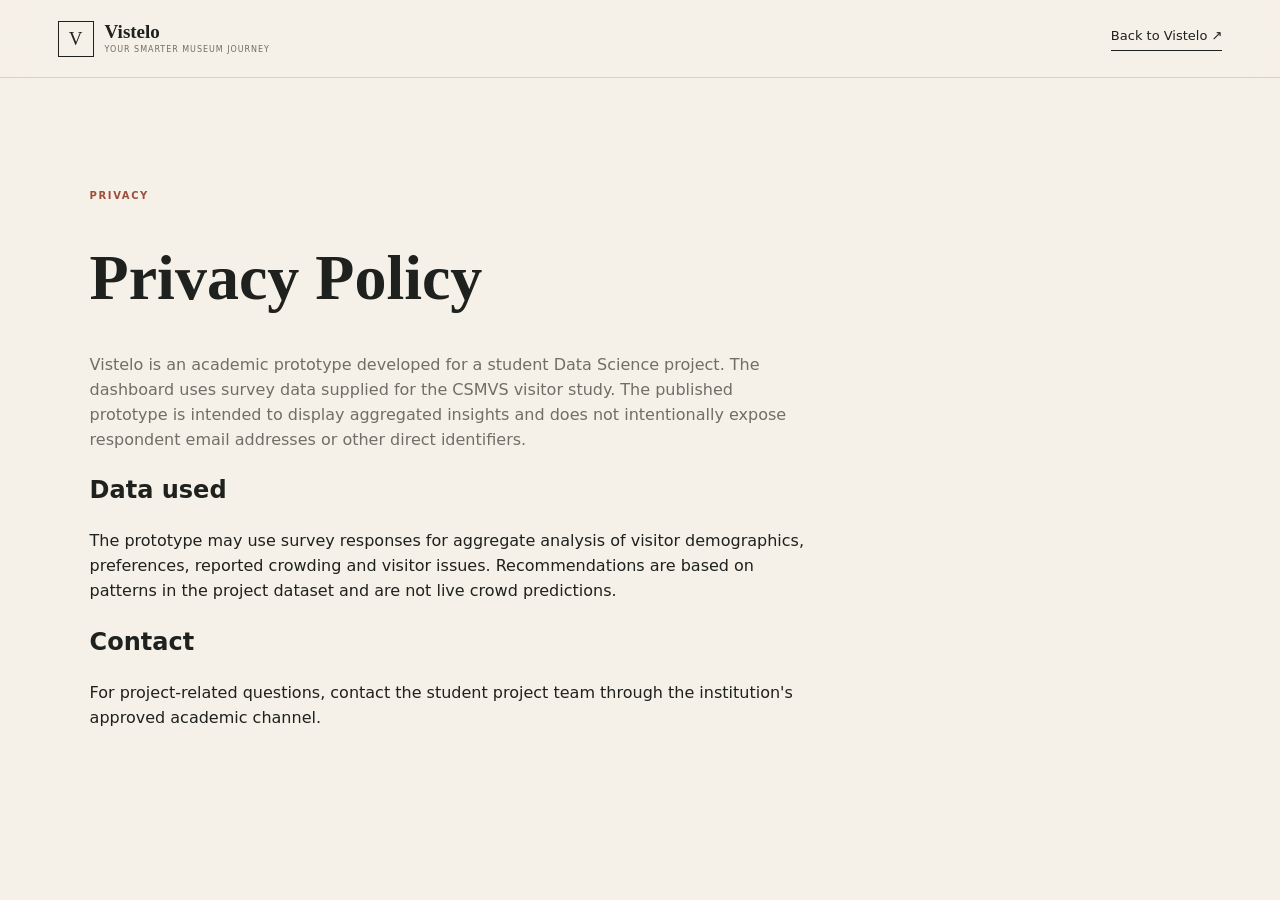
<file: privacy.html>
<!doctype html><html lang="en"><head><meta charset="utf-8"><meta name="viewport" content="width=device-width,initial-scale=1"><title>Privacy Policy | Vistelo</title><link rel="icon" href="favicon.svg"><link rel="stylesheet" href="styles.css"></head><body><header class="topbar"><a class="brand" href="index.html"><span class="brand-mark">V</span><span class="brand-copy"><strong>Vistelo</strong><small>Your Smarter Museum Journey</small></span></a><a class="nav-cta" href="index.html">Back to Vistelo ↗</a></header><main class="section" style="max-width:900px"><p class="eyebrow">PRIVACY</p><h1 style="font-family:'Playfair Display',serif;font-size:64px;line-height:1">Privacy Policy</h1><p style="color:#706e66">Vistelo is an academic prototype developed for a student Data Science project. The dashboard uses survey data supplied for the CSMVS visitor study. The published prototype is intended to display aggregated insights and does not intentionally expose respondent email addresses or other direct identifiers.</p><h2>Data used</h2><p>The prototype may use survey responses for aggregate analysis of visitor demographics, preferences, reported crowding and visitor issues. Recommendations are based on patterns in the project dataset and are not live crowd predictions.</p><h2>Contact</h2><p>For project-related questions, contact the student project team through the institution's approved academic channel.</p></main></body></html>
</file>
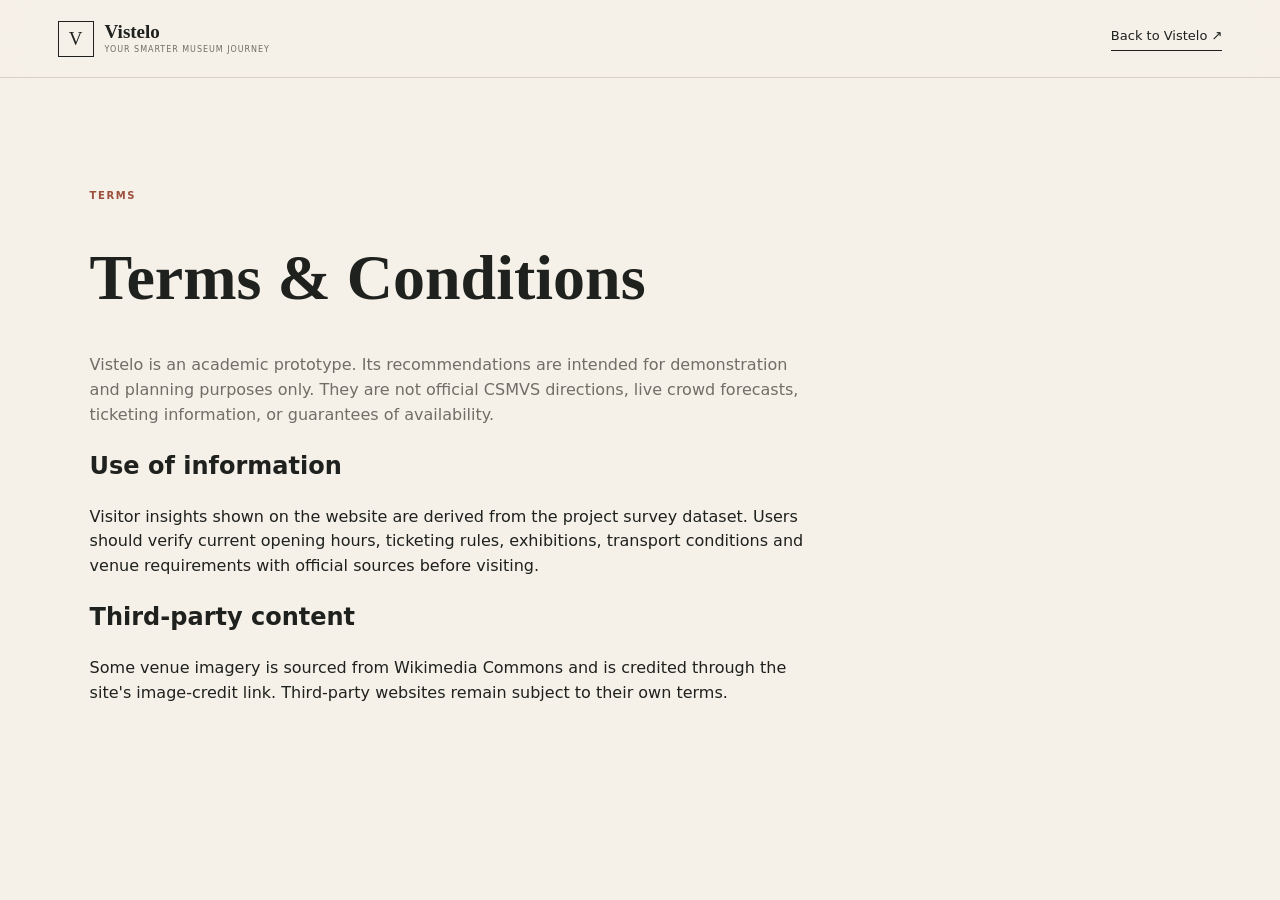
<file: terms.html>
<!doctype html><html lang="en"><head><meta charset="utf-8"><meta name="viewport" content="width=device-width,initial-scale=1"><title>Terms & Conditions | Vistelo</title><link rel="icon" href="favicon.svg"><link rel="stylesheet" href="styles.css"></head><body><header class="topbar"><a class="brand" href="index.html"><span class="brand-mark">V</span><span class="brand-copy"><strong>Vistelo</strong><small>Your Smarter Museum Journey</small></span></a><a class="nav-cta" href="index.html">Back to Vistelo ↗</a></header><main class="section" style="max-width:900px"><p class="eyebrow">TERMS</p><h1 style="font-family:'Playfair Display',serif;font-size:64px;line-height:1">Terms & Conditions</h1><p style="color:#706e66">Vistelo is an academic prototype. Its recommendations are intended for demonstration and planning purposes only. They are not official CSMVS directions, live crowd forecasts, ticketing information, or guarantees of availability.</p><h2>Use of information</h2><p>Visitor insights shown on the website are derived from the project survey dataset. Users should verify current opening hours, ticketing rules, exhibitions, transport conditions and venue requirements with official sources before visiting.</p><h2>Third-party content</h2><p>Some venue imagery is sourced from Wikimedia Commons and is credited through the site's image-credit link. Third-party websites remain subject to their own terms.</p></main></body></html>
</file>
<file: styles.css>
:root {
  --paper: #f5f0e8;
  --paper2: #eee7dc;
  --ink: #1e211d;
  --muted: #706e66;
  --line: #d9d0c2;
  --accent: #9d4f3d;
  --accent-dark: #7f3e31;
  --sage: #6d7762;
  --cream: #fbf8f2;
  --white: #fffdfa;
  --shadow: 0 18px 50px rgba(43, 37, 29, .08);
  --radius: 22px;
}

* {
  box-sizing: border-box
}

html {
  scroll-behavior: smooth
}

body {
  margin: 0;
  background: var(--paper);
  color: var(--ink);
  font-family: 'DM Sans', system-ui, sans-serif;
  line-height: 1.55
}

a {
  color: inherit;
  text-decoration: none
}

button {
  font: inherit;
  color: inherit
}

img {
  display: block;
  width: 100%;
  object-fit: cover
}

.topbar {
  position: sticky;
  top: 0;
  z-index: 50;
  height: 78px;
  display: flex;
  align-items: center;
  justify-content: space-between;
  padding: 0 4.5vw;
  background: rgba(245, 240, 232, .94);
  backdrop-filter: blur(14px);
  border-bottom: 1px solid var(--line)
}

.brand {
  display: flex;
  align-items: center;
  gap: 11px
}

.brand-mark {
  width: 36px;
  height: 36px;
  border: 1px solid var(--ink);
  display: grid;
  place-items: center;
  font-family: 'Playfair Display', serif;
  font-size: 19px
}

.brand-copy {
  display: flex;
  flex-direction: column;
  line-height: 1.05
}

.brand-copy strong {
  font-family: 'Playfair Display', serif;
  font-size: 19px
}

.brand-copy small {
  font-size: 8px;
  letter-spacing: .12em;
  text-transform: uppercase;
  color: var(--muted);
  margin-top: 4px
}

.nav {
  display: flex;
  gap: 27px;
  font-size: 13px
}

.nav a {
  position: relative
}

.nav a:after {
  content: "";
  position: absolute;
  left: 0;
  bottom: -7px;
  width: 0;
  height: 1px;
  background: var(--accent);
  transition: .2s
}

.nav a:hover:after {
  width: 100%
}

.nav-cta {
  font-size: 13px;
  border-bottom: 1px solid var(--ink);
  padding-bottom: 3px
}

.nav-cta span {
  margin-left: 7px
}

.section {
  padding: 110px 7vw
}

.hero {
  min-height: calc(100vh - 78px);
  display: grid;
  grid-template-columns: 1fr 1.05fr;
  gap: 7vw;
  align-items: center;
  padding-top: 70px
}

.eyebrow {
  font-size: 10px;
  letter-spacing: .16em;
  font-weight: 700;
  color: var(--accent);
  margin: 0 0 20px
}

.hero h1,
.section-heading h2,
.about-copy h2 {
  font-family: 'Playfair Display', serif;
  font-weight: 600;
  font-size: clamp(50px, 6.7vw, 92px);
  line-height: .98;
  letter-spacing: -.04em;
  margin: 0
}

.hero h1 em,
.section-heading h2 em,
.about-copy h2 em {
  font-style: italic;
  font-weight: 500;
  color: var(--accent)
}

.hero-text {
  font-size: 18px;
  max-width: 550px;
  color: #55544d;
  margin: 28px 0
}

.hero-actions {
  display: flex;
  align-items: center;
  gap: 26px;
  margin-top: 34px
}

.btn {
  display: inline-flex;
  align-items: center;
  justify-content: center;
  gap: 18px;
  border: 1px solid var(--ink);
  padding: 14px 20px;
  font-size: 13px;
  font-weight: 700;
  cursor: pointer;
  transition: .2s;
  background: transparent
}

.btn.primary {
  background: var(--ink);
  color: var(--white)
}

.btn.primary:hover {
  background: var(--accent);
  border-color: var(--accent)
}

.btn.wide {
  width: 100%;
  margin-top: 10px
}

.text-link {
  font-size: 13px;
  font-weight: 700;
  border-bottom: 1px solid var(--ink);
  padding-bottom: 4px
}

.text-link span {
  margin-left: 8px
}

.hero-note {
  display: flex;
  gap: 9px;
  align-items: center;
  color: var(--muted);
  font-size: 11px;
  margin-top: 30px
}

.live-dot {
  width: 7px;
  height: 7px;
  background: var(--sage);
  border-radius: 50%;
  display: inline-block
}

.hero-visual {
  position: relative
}

.hero-image-wrap {
  height: 660px;
  position: relative;
  overflow: hidden;
  border-radius: 180px 180px 12px 12px;
  background: #ddd
}

.hero-image-wrap:after {
  content: "";
  position: absolute;
  inset: 0;
  background: linear-gradient(180deg, transparent 50%, rgba(20, 20, 17, .5))
}

.hero-image-wrap img {
  height: 100%;
  object-position: center
}

.image-caption {
  position: absolute;
  z-index: 2;
  left: 30px;
  bottom: 26px;
  color: #fff;
  display: flex;
  flex-direction: column
}

.image-caption span {
  font-family: 'Playfair Display', serif;
  font-size: 20px
}

.image-caption small {
  font-size: 10px;
  letter-spacing: .08em;
  text-transform: uppercase;
  margin-top: 3px;
  opacity: .8
}

.mini-label {
  display: block;
  font-size: 9px;
  letter-spacing: .16em;
  font-weight: 800;
  color: var(--accent);
  margin-bottom: 7px
}

.visit-card strong {
  display: block;
  font-family: 'Playfair Display', serif;
  font-size: 22px
}

.visit-card span:last-child {
  display: block;
  color: var(--muted);
  font-size: 11px;
  margin-top: 6px
}

.intro-strip {
  display: grid;
  grid-template-columns: repeat(3, 1fr);
  border-top: 1px solid var(--line);
  border-bottom: 1px solid var(--line);
  margin: 0 7vw
}

.intro-strip>div {
  padding: 30px 28px;
  border-right: 1px solid var(--line);
  display: grid;
  grid-template-columns: auto 1fr;
  column-gap: 15px
}

.intro-strip>div:last-child {
  border-right: 0
}

.strip-num {
  grid-row: span 2;
  font-size: 10px;
  color: var(--accent);
  font-weight: 800
}

.intro-strip strong {
  font-size: 13px
}

.intro-strip span:last-child {
  font-size: 11px;
  color: var(--muted);
  margin-top: 3px
}

.section-heading {
  margin-bottom: 60px
}

.section-heading.split {
  display: grid;
  grid-template-columns: 1.2fr .7fr;
  gap: 7vw;
  align-items: end
}

.section-heading h2 {
  font-size: clamp(43px, 5vw, 70px)
}

.section-heading>p {
  max-width: 450px;
  color: var(--muted);
  font-size: 14px;
  margin: 0 0 5px
}

.planner-section {
  background: var(--paper2)
}

.planner-layout {
  display: grid;
  grid-template-columns: 1fr .82fr;
  gap: 36px
}

.planner-form {
  background: var(--cream);
  border: 1px solid var(--line);
  padding: 12px 30px 30px
}

.step-block {
  display: grid;
  grid-template-columns: 35px 1fr;
  gap: 20px;
  padding: 27px 0;
  border-bottom: 1px solid var(--line)
}

.step-no {
  font-size: 10px;
  color: var(--accent);
  font-weight: 800;
  padding-top: 4px
}

.step-block label {
  display: block;
  font-size: 14px;
  font-weight: 700;
  margin-bottom: 14px
}

.step-block label small {
  color: var(--muted);
  font-weight: 400
}

.option-grid {
  display: flex;
  flex-wrap: wrap;
  gap: 8px
}

.option-grid button {
  background: transparent;
  border: 1px solid var(--line);
  padding: 9px 12px;
  font-size: 11px;
  cursor: pointer;
  transition: .18s
}

.option-grid button:hover,
.option-grid button.selected {
  border-color: var(--ink);
  background: var(--ink);
  color: white
}

.planner-result {
  background: var(--ink);
  color: white;
  min-height: 600px;
  padding: 30px;
  position: sticky;
  top: 100px;
  align-self: start
}

.result-top {
  display: flex;
  justify-content: space-between;
  align-items: center;
  border-bottom: 1px solid rgba(255, 255, 255, .15);
  padding-bottom: 15px
}

.result-top .mini-label {
  color: #c47c6d;
  margin: 0
}

.result-status {
  font-size: 10px;
  color: #aaa
}

.result-placeholder {
  height: 510px;
  display: flex;
  flex-direction: column;
  justify-content: center;
  align-items: flex-start;
  max-width: 420px
}

.compass {
  width: 55px;
  height: 55px;
  border: 1px solid rgba(255, 255, 255, .3);
  display: grid;
  place-items: center;
  font-family: 'Playfair Display', serif;
  font-size: 25px;
  margin-bottom: 26px
}

.result-placeholder h3 {
  font-family: 'Playfair Display', serif;
  font-size: 37px;
  line-height: 1.05;
  margin: 0
}

.result-placeholder p {
  color: #aaa;
  font-size: 13px;
  max-width: 360px
}

.plan-output h3 {
  font-family: 'Playfair Display', serif;
  font-size: 38px;
  line-height: 1.05;
  margin: 12px 0 10px
}

.plan-output .plan-sub {
  color: #aaa;
  font-size: 12px;
  margin-bottom: 25px
}

.plan-meta {
  display: grid;
  grid-template-columns: 1fr 1fr;
  gap: 9px;
  margin-bottom: 25px
}

.meta-box {
  border: 1px solid rgba(255, 255, 255, .16);
  padding: 13px
}

.meta-box span {
  display: block;
  color: #9e9e97;
  font-size: 9px;
  text-transform: uppercase;
  letter-spacing: .1em
}

.meta-box strong {
  display: block;
  font-size: 13px;
  margin-top: 4px
}

.plan-list {
  border-top: 1px solid rgba(255, 255, 255, .16)
}

.plan-item {
  display: flex;
  gap: 15px;
  padding: 13px 0;
  border-bottom: 1px solid rgba(255, 255, 255, .16);
  font-size: 12px
}

.plan-item b {
  color: #c47c6d
}

.plan-note {
  font-size: 10px;
  color: #999;
  margin-top: 18px
}

.photo-break {
  height: 590px;
  position: relative;
  overflow: hidden
}

.photo-break img {
  height: 100%;
  filter: saturate(.8)
}

.photo-break:after {
  content: "";
  position: absolute;
  inset: 0;
  background: linear-gradient(90deg, rgba(20, 19, 16, .72), rgba(20, 19, 16, .08) 75%)
}

.photo-break>div {
  position: absolute;
  z-index: 2;
  left: 10vw;
  top: 50%;
  transform: translateY(-50%);
  color: white
}

.eyebrow.light {
  color: #e5aa9b
}

.photo-break h2 {
  font-family: 'Playfair Display', serif;
  font-size: clamp(45px, 5.5vw, 75px);
  line-height: 1;
  margin: 0
}

.photo-break h2 em {
  color: #e5aa9b
}

.insights-section {
  background: var(--cream)
}

.kpi-grid {
  display: grid;
  grid-template-columns: repeat(4, 1fr);
  gap: 12px;
  margin-bottom: 45px
}

.kpi {
  border: 1px solid var(--line);
  padding: 22px;
  background: var(--paper)
}

.kpi span {
  display: block;
  color: var(--muted);
  font-size: 10px;
  text-transform: uppercase;
  letter-spacing: .12em
}

.kpi strong {
  display: block;
  font-family: 'Playfair Display', serif;
  font-size: 42px;
  margin: 10px 0 3px
}

.kpi small {
  color: var(--muted);
  font-size: 10px
}

.dashboard-grid {
  display: grid;
  grid-template-columns: 1fr 1fr;
  gap: 15px
}

.chart-card {
  background: var(--paper);
  border: 1px solid var(--line);
  padding: 24px;
  min-height: 360px
}

.chart-card.large {
  grid-column: span 2
}

.chart-head {
  display: flex;
  justify-content: space-between;
  align-items: start
}

.chart-head h3 {
  font-family: 'Playfair Display', serif;
  font-size: 25px;
  margin: 0
}

.chart-note {
  font-size: 10px;
  color: var(--muted)
}

.chart-wrap {
  height: 260px;
  margin-top: 20px
}

.chart-wrap.donut {
  height: 240px;
  max-width: 300px;
  margin: 20px auto
}

.legend-row {
  display: flex;
  justify-content: center;
  gap: 20px;
  font-size: 11px;
  color: var(--muted)
}

.explore-section {
  background: var(--paper)
}

.explore-grid {
  display: grid;
  grid-template-columns: 1.2fr .8fr .8fr;
  gap: 15px
}

.explore-card {
  background: var(--cream);
  border: 1px solid var(--line)
}

.explore-card img {
  height: 280px
}

.explore-card.tall img {
  height: 420px
}

.explore-card div {
  padding: 20px
}

.explore-card span {
  font-size: 10px;
  color: var(--accent);
  font-weight: 800
}

.explore-card h3 {
  font-family: 'Playfair Display', serif;
  font-size: 25px;
  margin: 6px 0
}

.explore-card p {
  font-size: 12px;
  color: var(--muted);
  margin: 0
}

.nearby-section {
  margin-top: 70px;
  border-top: 1px solid var(--line);
  padding-top: 30px
}

.nearby-title {
  display: flex;
  justify-content: space-between;
  align-items: end;
  margin-bottom: 18px
}

.nearby-title h3 {
  font-family: 'Playfair Display', serif;
  font-size: 31px;
  margin: 0
}

.nearby-grid {
  display: grid;
  grid-template-columns: repeat(4, 1fr);
  gap: 10px
}

.place-card {
  background: var(--cream);
  border: 1px solid var(--line);
  padding: 20px;
  text-align: left;
  cursor: pointer;
  min-height: 130px;
  transition: .2s
}

.place-card:hover {
  transform: translateY(-3px);
  box-shadow: var(--shadow);
  border-color: #bbb
}

.place-card span {
  display: block;
  color: var(--accent);
  font-size: 10px
}

.place-card strong {
  display: block;
  font-family: 'Playfair Display', serif;
  font-size: 19px;
  margin: 13px 0 3px
}

.place-card small {
  font-size: 10px;
  color: var(--muted)
}

.about-section {
  display: grid;
  grid-template-columns: .8fr 1.1fr;
  gap: 7vw;
  background: var(--paper2);
  align-items: center
}

.about-image {
  height: 620px
}

.about-image img {
  height: 100%;
  filter: saturate(.75)
}

.about-copy h2 {
  font-size: clamp(42px, 5vw, 66px)
}

.about-copy>p:not(.eyebrow) {
  max-width: 590px;
  color: var(--muted);
  font-size: 14px;
  margin: 25px 0 30px
}

.timeline {
  border-top: 1px solid var(--line);
  margin-bottom: 28px
}

.timeline>div {
  display: grid;
  grid-template-columns: 35px 1fr;
  gap: 15px;
  padding: 15px 0;
  border-bottom: 1px solid var(--line);
  font-size: 11px
}

.timeline b {
  color: var(--accent)
}

.timeline strong {
  display: block;
  font-size: 12px;
  margin-bottom: 2px
}

.timeline span {
  color: var(--muted)
}

.footer {
  padding: 35px 7vw;
  background: #1e211d;
  color: #e9e4da;
  display: grid;
  grid-template-columns: 1fr auto;
  gap: 15px;
  align-items: center
}

.footer-brand {
  display: flex;
  gap: 10px;
  align-items: center
}

.footer-brand .brand-mark {
  border-color: #777
}

.footer-brand strong {
  font-family: 'Playfair Display', serif
}

.footer-brand small {
  display: block;
  color: #999;
  font-size: 9px;
  letter-spacing: .08em;
  text-transform: uppercase
}

.footer-links {
  display: flex;
  gap: 18px;
  font-size: 11px
}

.footer-links a {
  color: #ccc
}

.footer p {
  grid-column: 1/-1;
  color: #888;
  font-size: 10px;
  margin: 0
}

.toast {
  position: fixed;
  right: 25px;
  bottom: 25px;
  background: var(--ink);
  color: white;
  padding: 13px 16px;
  font-size: 12px;
  box-shadow: var(--shadow);
  opacity: 0;
  pointer-events: none;
  transform: translateY(10px);
  transition: .2s;
  z-index: 100
}

.toast.show {
  opacity: 1;
  transform: translateY(0)
}

@media(max-width:1000px) {
  .nav {
    display: none
  }

  .hero {
    grid-template-columns: 1fr;
    gap: 45px
  }

  .hero-image-wrap {
    height: 560px
  }

  .visit-card {
    left: 20px
  }

  .planner-layout,
  .about-section {
    grid-template-columns: 1fr
  }

  .planner-result {
    position: relative;
    top: 0
  }

  .kpi-grid {
    grid-template-columns: repeat(2, 1fr)
  }

  .dashboard-grid {
    grid-template-columns: 1fr
  }

  .chart-card.large {
    grid-column: span 1
  }

  .explore-grid {
    grid-template-columns: 1fr 1fr
  }

  .explore-card.tall {
    grid-column: span 2
  }

  .nearby-grid {
    grid-template-columns: 1fr 1fr
  }

  .about-image {
    height: 450px
  }

  .section-heading.split {
    grid-template-columns: 1fr;
    gap: 20px
  }
}

@media(max-width:650px) {
  .topbar {
    padding: 0 18px
  }

  .brand-copy small {
    display: none
  }

  .nav-cta {
    font-size: 11px
  }

  .section {
    padding: 75px 20px
  }

  .hero {
    padding-top: 50px
  }

  .hero h1 {
    font-size: 53px
  }

  .hero-image-wrap {
    height: 460px;
    border-radius: 100px 100px 10px 10px
  }

  .floating-card {
    display: none
  }

  .intro-strip {
    margin: 0 20px;
    grid-template-columns: 1fr
  }

  .intro-strip>div {
    border-right: 0;
    border-bottom: 1px solid var(--line)
  }

  .intro-strip>div:last-child {
    border-bottom: 0
  }

  .kpi-grid {
    grid-template-columns: 1fr 1fr
  }

  .kpi strong {
    font-size: 32px
  }

  .explore-grid {
    grid-template-columns: 1fr
  }

  .explore-card.tall {
    grid-column: span 1
  }

  .explore-card img,
  .explore-card.tall img {
    height: 280px
  }

  .nearby-grid {
    grid-template-columns: 1fr
  }

  .photo-break {
    height: 500px
  }

  .footer {
    grid-template-columns: 1fr
  }

  .footer-links {
    flex-wrap: wrap
  }

  .footer p {
    grid-column: auto
  }
}

/* Vistelo - visit card below hero buttons */
.visit-card {
  margin-top: 26px;
  width: 320px;
  background: var(--cream);
  border: 1px solid var(--line);
  padding: 20px 22px;
  box-shadow: var(--shadow);
  box-sizing: border-box;
}

.visit-card strong {
  display: block;
  font-family: 'Playfair Display', serif;
  font-size: 23px;
  line-height: 1.15;
  margin: 6px 0 8px;
}

.visit-card>span:last-child {
  display: block;
  color: var(--muted);
  font-size: 12px;
  line-height: 1.5;
}

/* =========================================
   VISTELO ITINERARY
========================================= */

.itinerary {
  border-top: 1px solid rgba(255, 255, 255, .16);
  margin-top: 25px;
}

.itinerary-step {
  display: grid;
  grid-template-columns: 42px 1fr;
  gap: 14px;
  padding: 15px 0;
  border-bottom: 1px solid rgba(255, 255, 255, .16);
}

.itinerary-number {
  width: 32px;
  height: 32px;
  border: 1px solid rgba(255, 255, 255, .28);
  display: grid;
  place-items: center;
  font-size: 10px;
  color: #c47c6d;
  font-weight: 700;
}

.itinerary-content span {
  display: block;
  color: #92928b;
  font-size: 8px;
  letter-spacing: .13em;
  margin-bottom: 4px;
}

.itinerary-content strong {
  display: block;
  font-size: 13px;
  font-weight: 600;
}

.start-step .itinerary-number {
  border-color: #c47c6d;
  font-family: 'Playfair Display', serif;
  font-size: 16px;
}

.itinerary-footer {
  display: flex;
  justify-content: space-between;
  gap: 20px;
  margin-top: 20px;
  padding-top: 15px;
  border-top: 1px solid rgba(255, 255, 255, .16);
  color: #92928b;
  font-size: 9px;
  text-transform: uppercase;
  letter-spacing: .08em;
}

.itinerary-footer strong {
  color: #fff;
}


/* =========================================
   SHORT INSIGHTS
========================================= */

.insight-summary {
  display: grid;
  grid-template-columns: 1.1fr .9fr;
  gap: 60px;
  border-top: 1px solid var(--line);
  padding-top: 45px;
}

.insight-main h3 {
  font-family: 'Playfair Display', serif;
  font-size: clamp(30px, 3.4vw, 48px);
  line-height: 1.05;
  max-width: 650px;
  margin: 8px 0 20px;
}

.insight-main p {
  max-width: 600px;
  color: var(--muted);
  font-size: 14px;
  line-height: 1.7;
}

.insight-list {
  border-top: 1px solid var(--line);
}

.insight-list>div {
  display: grid;
  grid-template-columns: 35px 1fr;
  gap: 15px;
  padding: 17px 0;
  border-bottom: 1px solid var(--line);
}

.insight-list strong {
  color: var(--accent);
  font-size: 11px;
}

.insight-list span {
  font-size: 12px;
  line-height: 1.5;
  color: var(--muted);
}


/* PROJECT STORY */

.project-story {
  margin-top: 36px;
  border-top: 1px solid var(--line);
}

.project-story > div {
  display: grid;
  grid-template-columns: 65px 1fr;
  column-gap: 20px;
  padding: 28px 0;
  border-bottom: 1px solid var(--line);
}

.project-story span {
  grid-column: 1;
  font-size: 11px;
  font-weight: 600;
  color: var(--accent);
  padding-top: 2px;
}

.project-story strong {
  grid-column: 2;
  font-size: 17px;
  font-weight: 600;
  line-height: 1.4;
  margin: 0;
}

.project-story p {
  grid-column: 2;
  font-size: 13px;
  line-height: 1.6;
  color: var(--muted);
  margin: 6px 0 0;
  max-width: 620px;
}

/* =========================================
   RESPONSIVE
========================================= */

@media(max-width:800px) {

  .insight-summary {
    grid-template-columns: 1fr;
    gap: 35px;
  }

  .itinerary-footer {
    flex-direction: column;
    gap: 6px;
  }

}

/* =========================================
   PROJECT PAGE LAYOUT
========================================= */

.about-section {
  display: grid;
  grid-template-columns: minmax(420px, .95fr) minmax(480px, 1.05fr);
  gap: 72px;
  align-items: center;
}

.about-image {
  width: 100%;
}

.about-image img {
  display: block;
  width: 100%;
  height: 620px;
  object-fit: cover;
  object-position: center;
}

.about-copy {
  max-width: 700px;
}

.about-copy>p:not(.eyebrow) {
  max-width: 650px;
}

@media (max-width: 900px) {
  .about-section {
    grid-template-columns: 1fr;
    gap: 40px;
  }

  .about-image img {
    height: 480px;
  }
}
</file>
